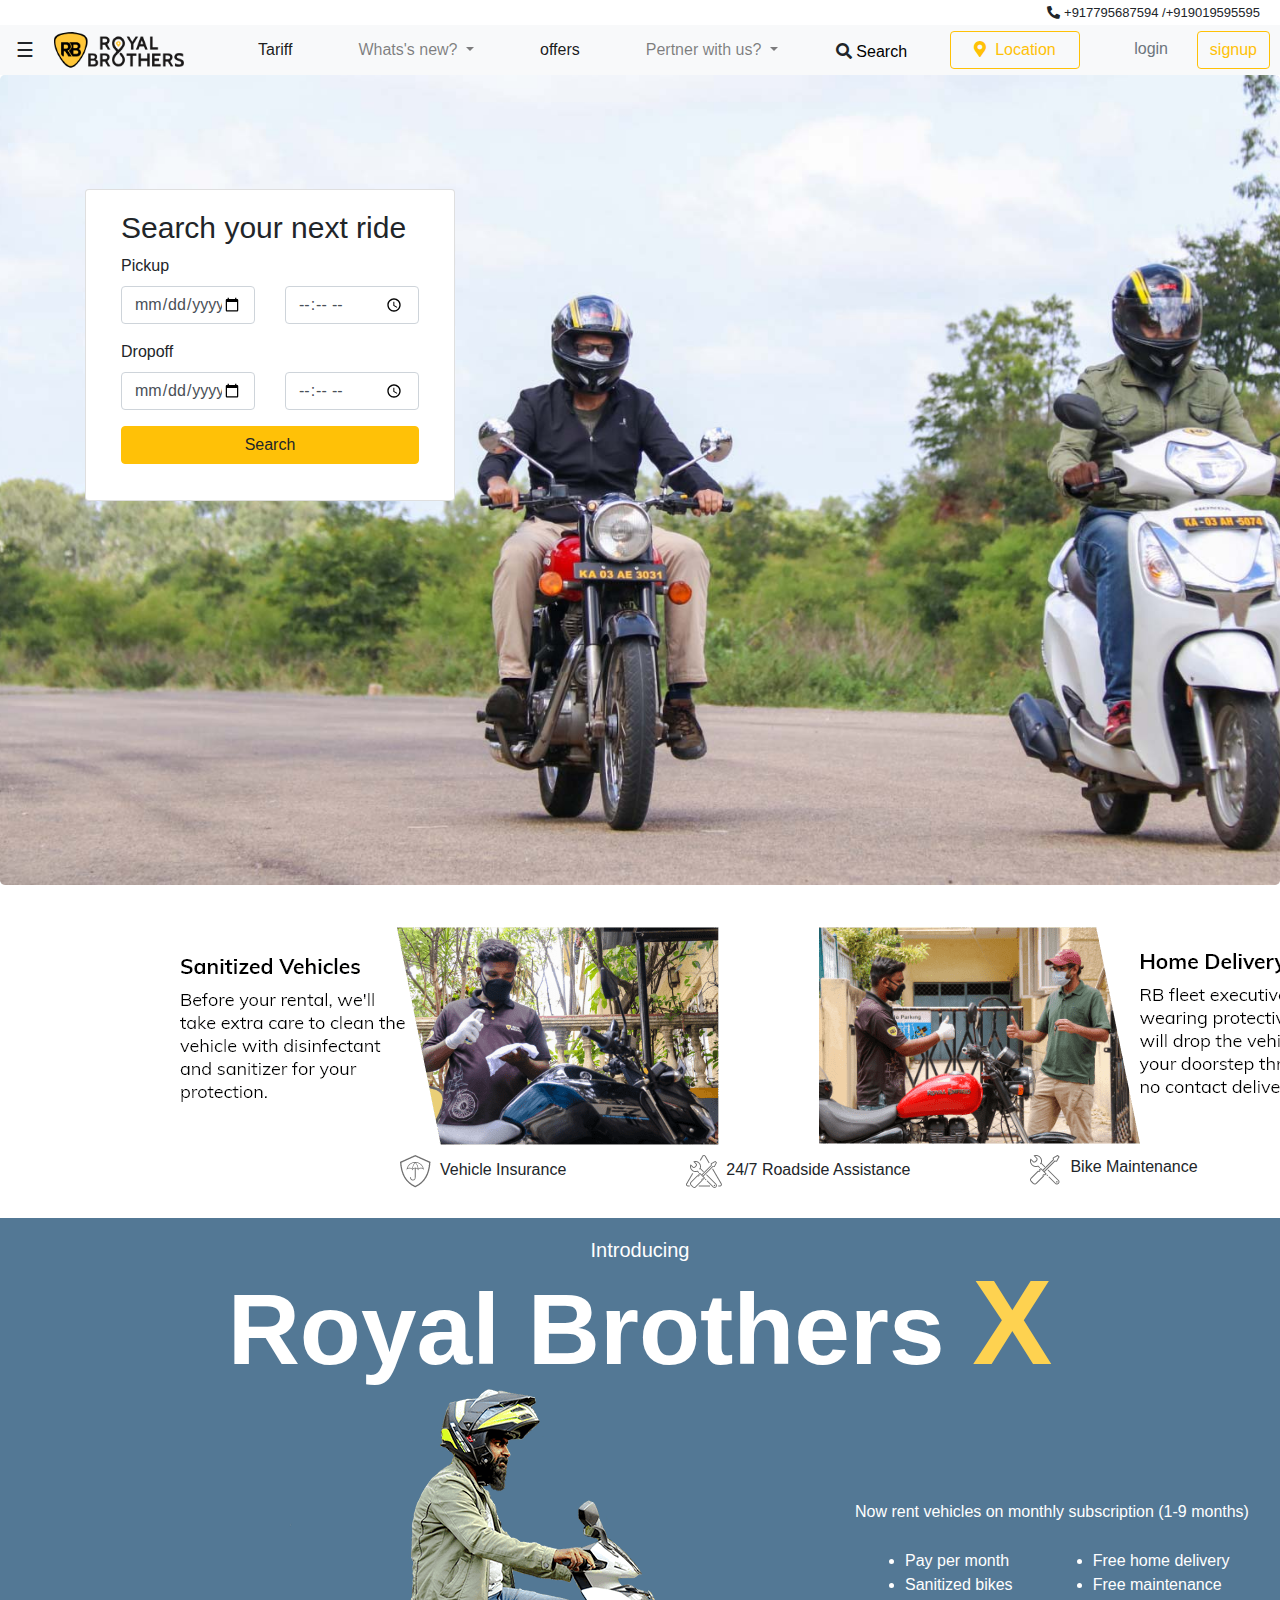
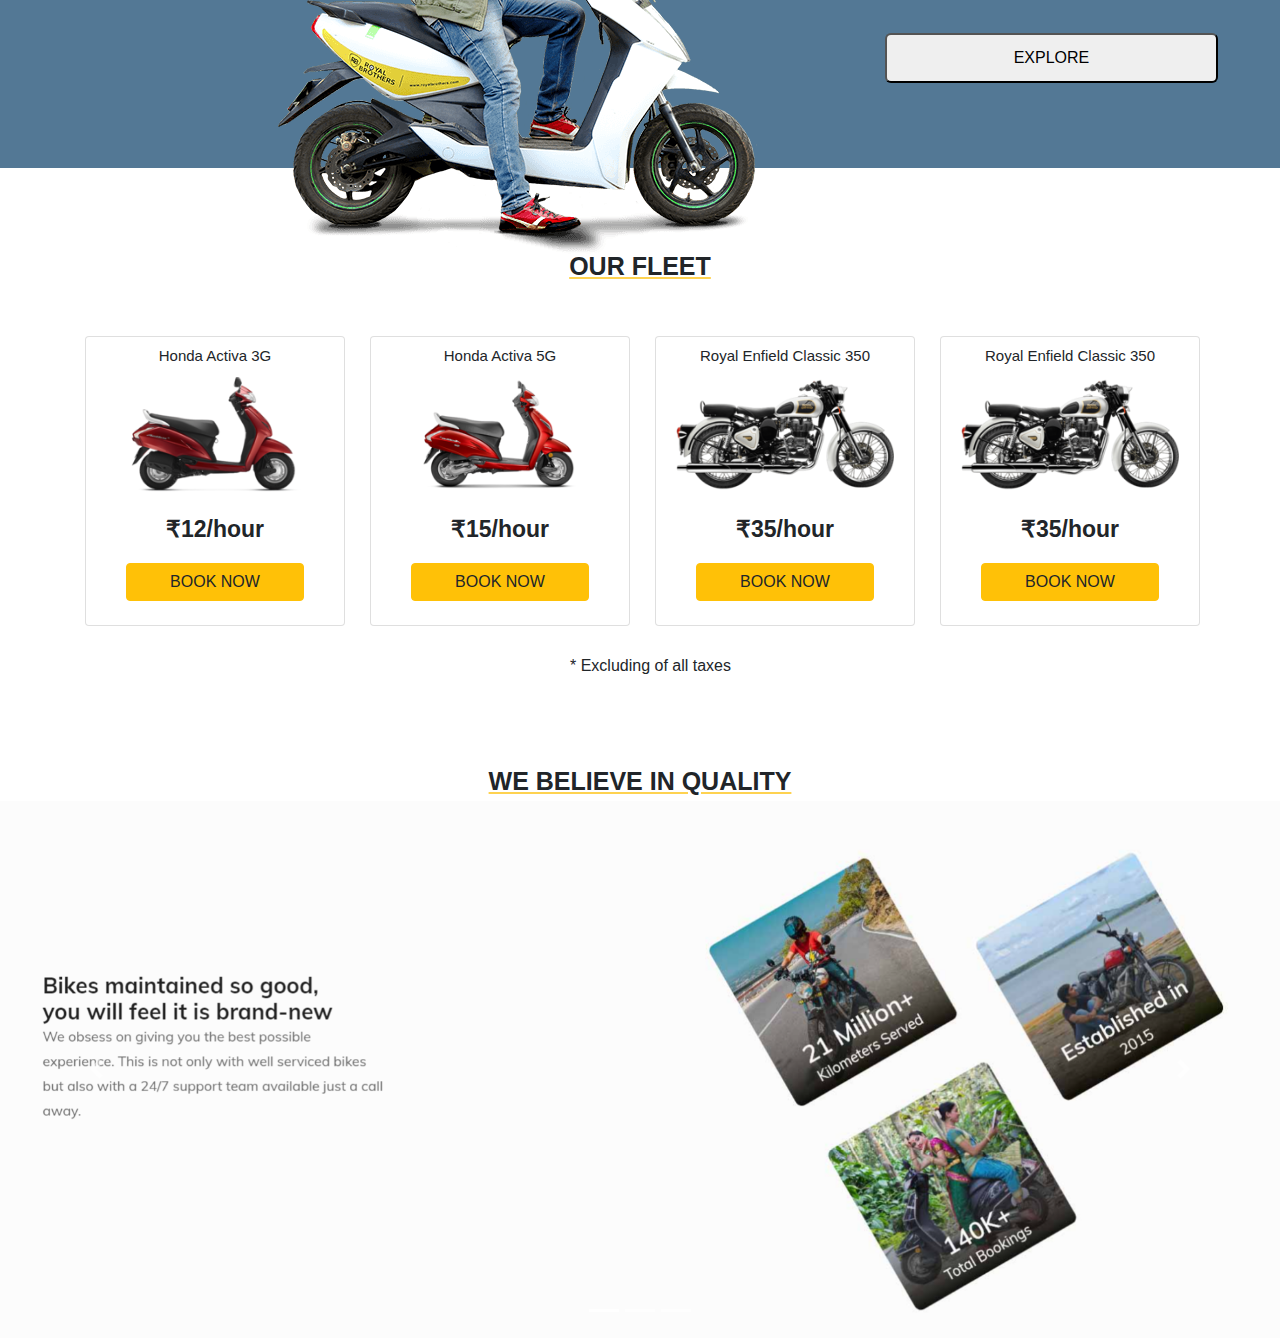
<file: index.html>
<!DOCTYPE html>
<html lang="en">
<head>
    <meta charset="UTF-8">
    <meta name="viewport" content="width=device-width, initial-scale=1.0">
    <title>Bike Rentals in Bangalore | Travel Safe with Sanitized Two Wheelers</title>
    <link rel="stylesheet" href="./css/style.css">
    <link rel="stylesheet" href="./bootstrap/bootstrap-4.5.3-dist/css/bootstrap.css">
    <link rel="stylesheet" href="https://pro.fontawesome.com/releases/v5.10.0/css/all.css">
    <link rel="shortcut icon" href="./images/favicon.png" type="image/x-icon">
</head>
<body>
    <section id="topBar">
        <article>
            <span><i class="fas fa-phone-alt"></i></span>
            <span>+917795687594</span>
            <span>/+919019595595</span>
        </article>
    </section>
    <!-------narbar compoment start here-->
    <nav class="navbar navbar-expand-lg navbar-light bg-light">
        <div id="mySidenav" class="sidenav">
            <a href="javascript:void(0)" class="closebtn" onclick="closeNav()">&times;</a>
            <a href="#">Tariff</a>
            <a href="#">RoyalBrothersX</a>
            <a href="#">Test Ride Arther 450X</a>
            <a href="#">Off Road Training</a>
            <a href="#">partner With us</a>
            <a href="#">Blog</a>
            <a href="#">Indian Bike Routes</a>
            <a href="#">Inter-city Travel</a>
            <a href="#">About Us</a>
            <a href="#">Terms & Conditions</a>
            <a href="#">Bike Tour</a>
            <a href="#">Pravicy Policy</a>
            <a href="#">FAQ</a>
            <a href="#">Reach Us</a>
        </div>
        <span style="font-size:20px;cursor:pointer" onclick="openNav()">&#9776; </span>
        <a class="navbar-brand" href="#"><img src="./images/logo.png" alt=""></a>
        <button class="navbar-toggler" type="button" data-toggle="collapse" data-target="#navbarSupportedContent"
            aria-controls="navbarSupportedContent" aria-expanded="false" aria-label="Toggle navigation">
            <span class="navbar-toggler-icon"></span>
        </button>   
        <div class="collapse navbar-collapse" id="navbarSupportedContent">
            <ul class="navbar-nav mr-auto">
                <li class="nav-item active">
                    <a class="nav-link" href="#">Tariff <span class="sr-only">(current)</span></a>
                </li>
                <li class="nav-item dropdown">
                    <a class="nav-link dropdown-toggle" href="#" id="navbarDropdown" role="button" data-toggle="dropdown"
                        aria-haspopup="true" aria-expanded="false">
                        Whats's new?
                    </a>
                    <div class="dropdown-menu" aria-labelledby="navbarDropdown">
                        <a class="dropdown-item" href="#">RoyalBrothersX</a>
                        <a class="dropdown-item" href="#">Test Ride Ather <br> 450X</a>
                        <a class="dropdown-item" href="#">Inter-city travel</a>
                    </div>
                </li>
            <li class="nav-item active">
                <a class="nav-link" href="#">offers <span class="sr-only">(current)</span></a>
            </li>
                <li class="nav-item dropdown">
                    <a class="nav-link dropdown-toggle" href="#" id="navbarDropdown" role="button" data-toggle="dropdown"
                        aria-haspopup="true" aria-expanded="false">
                        Pertner with us?
                    </a>
                    <div class="dropdown-menu" aria-labelledby="navbarDropdown">
                        <a class="dropdown-item" href="#">Earn with us</a>
                        <a class="dropdown-item" href="#">Own franchise</a>
                    </div>
                </li>
            <li class="searchicon">
                <i class="fas fa-search" id="icon"></i>
                <a href="" id="search">Search</a>
            </li>
            </ul>
        </div>
        <div id="rnav">
            <ul>    
            <button type="button" id="mybtn" class="btn btn-outline-warning" data-toggle="modal" data-target=".bd-example-modal-lg"><i class="fas fa-map-marker-alt"></i>&nbsp;&nbsp;Location</button>
            
            <div class="modal fade bd-example-modal-lg" tabindex="-1" role="dialog" aria-labelledby="myLargeModalLabel"
                aria-hidden="true">
                <div class="modal-dialog modal-lg">
                    <div class="modal-content">
                        <form>
                            <div class="top">
                                <div class="logo">
                                    <img src="./images/logo.png" alt="logo">
                                </div>
                                <h6 class="bikeRental">| Bike Rentals</h6>
                            </div>
                            <form class="search">
                                <input class="form-control me-2" type="search" placeholder="Search or type city to select" aria-label="Search">
                            </form>
                            <div class="row">
                                <div class="col-md-3 form-group">
                                    <a href="" class="icons"><img src="./images/Agra.jpg" alt="">
                                        <p>Agra</p>
                                    </a>
                                </div>
                                <div class="col-md-3 form-group">
                                    <a href="" class="icons"><img src="./images/Ahmedabad.jpg" alt="">
                                        <p>Ahmedabad</p>
                                    </a>
                                </div>
                                <div class="col-md-3 form-group">
                                    <a href="" class="icons"><img src="./images/Alleppy.jpg" alt="">
                                        <p>Alleppy</p>
                                    </a>
                                </div>
                                <div class="col-md-3 form-group">
                                    <a href="" class="icons"><img src="./images/Amritsar.jpg" alt="">
                                        <p>Amritsar</p>
                                    </a>
                                </div>
                                <div class="col-md-3 form-group">
                                    <a href="" class="icons"><img src="./images/Andaman.jpg" alt="">
                                        <p>Andaman <br>Nicobar</p>
                                    </a>
                                </div>
                                <div class="col-md-3 form-group">
                                    <a href="" class="icons"><img src="./images/Bangalore.jpg" alt="">
                                        <p>Bangalore</p>
                                    </a>
                                </div>
                                <div class="col-md-3 form-group">
                                    <a href="" class="icons"><img src="./images/Bankok.jpg" alt="">
                                        <p>Bangcock</p>
                                    </a>
                                </div>
                                <div class="col-md-3 form-group">
                                    <a href="" class="icons"><img src="./images/Belagaum.jpg" alt="">
                                        <p>belagi</p>
                                    </a>
                                </div>
                                <div class="col-md-3 form-group">
                                    <a href="" class="icons"><img src="./images/Bhubneswar.jpg" alt="">
                                        <p>Bhubaneswar</p>
                                    </a>
                                </div>
                                <div class="col-md-3 form-group">
                                    <a href="" class="icons"><img src="./images/Bhuj.jpg" alt="">
                                        <p>Bhuj</p>
                                    </a>
                                </div>
                                <div class="col-md-3 form-group">
                                    <a href="" class="icons"><img src="./images/Calicut-city-icon.jpg" alt="">
                                        <p>Calicut</p>
                                    </a>
                                </div>
                                <div class="col-md-3 form-group">
                                    <a href="" class="icons"><img src="./images/Chandigarh.jpg" alt="">
                                        <p>Chandigarh</p>
                                    </a>
                                </div>
                                <div class="col-md-3 form-group">
                                    <a href="" class="icons"><img src="./images/Chennai.jpg" alt="">
                                        <p>Chennai</p>
                                    </a>
                                </div>
                                <div class="col-md-3 form-group">
                                    <a href="" class="icons"><img src="./images/Chikmagalur.jpg" alt="">
                                        <p>Chikagalur</p>
                                    </a>
                                </div>
                                <div class="col-md-3 form-group">
                                    <a href="" class="icons"><img src="./images/Cochin.jpg" alt="">
                                        <p>Cochain</p>
                                    </a>
                                </div>
                                <div class="col-md-3 form-group">
                                    <a href="" class="icons"><img src="./images/Coimbatore.jpg" alt="">
                                        <p>Coimbatore</p>
                                    </a>
                                </div>
                                <div class="col-md-3 form-group">
                                    <a href="" class="icons"><img src="./images/Andaman.jpg" alt="">
                                        <p>Coorg- <br>Kushalnagar</p>
                                    </a>
                                </div>
                                <div class="col-md-3 form-group">
                                    <a href="" class="icons"><img src="./images/Coorg-Madikeri.jpg" alt="">
                                        <p>Coorg- <br>Madikeri</p>
                                    </a>
                                </div>
                                <div class="col-md-3 form-group">
                                    <a href="" class="icons"><img src="./images/Davangere.jpg" alt="">
                                        <p>Davanagere</p>
                                    </a>
                                </div>
                                <div class="col-md-3 form-group">
                                    <a href="" class="icons"><img src="./images/Delhi.jpg" alt="">
                                        <p>Delhi</p>
                                    </a>
                                </div>
                                <div class="col-md-3 form-group">
                                    <a href="" class="icons"><img src="./images/Dharmshala.jpg" alt="">
                                        <p>Dharamashala</p>
                                    </a>
                                </div>
                                <div class="col-md-3 form-group">
                                    <a href="" class="icons"><img src="./images/Ganpati-pule.jpg" alt="">
                                        <p>Ganapati <br>pule</p>
                                    </a>
                                </div>
                                <div class="col-md-3 form-group">
                                    <a href="" class="icons"><img src="./images/Gandhinagar.jpg" alt="">
                                        <p>Gandhinagar</p>
                                    </a>
                                </div>
                                <div class="col-md-3 form-group">
                                    <a href="" class="icons"><img src="./images/Goa.jpg" alt="">
                                        <p>Goa</p>
                                    </a>
                                </div>
                                <div class="col-md-3 form-group">
                                    <a href="" class="icons"><img src="./images/Guntur.jpg" alt="">
                                        <p>Guntur</p>
                                    </a>
                                </div>
                                <div class="col-md-3 form-group">
                                    <a href="" class="icons"><img src="./images/Gurugram.jpg" alt="">
                                        <p>gurugram</p>
                                    </a>
                                </div>
                                <div class="col-md-3 form-group">
                                    <a href="" class="icons"><img src="./images/Guwahati.jpg" alt="">
                                        <p>Guwahati</p>
                                    </a>
                                </div>
                                <div class="col-md-3 form-group">
                                    <a href="" class="icons"><img src="./images/Hubli.jpg" alt="">
                                        <p>Hubli- <br>Dharwad</p>
                                    </a>
                                </div>
                                <div class="col-md-3 form-group">
                                    <a href="" class="icons"><img src="./images/Hyderabad.jpg" alt="">
                                        <p>Hyderabad</p>
                                    </a>
                                </div>
                                <div class="col-md-3 form-group">
                                    <a href="" class="icons"><img src="./images/Indore.jpg" alt="">
                                        <p>Indore</p>
                                    </a>
                                </div>
                                <div class="col-md-3 form-group">
                                    <a href="" class="icons"><img src="./images/Jaipur.jpg" alt="">
                                        <p>jaipur</p>
                                    </a>
                                </div>
                                <div class="col-md-3 form-group">
                                    <a href="" class="icons"><img src="./images/Jaisalmer.jpg" alt="">
                                        <p>Jaisalmer</p>
                                    </a>
                                </div>
                                <div class="col-md-3 form-group">
                                    <a href="" class="icons"><img src="./images/Jodhpur.jpg" alt="">
                                        <p>Jodhpur</p>
                                    </a>
                                </div>
                                <div class="col-md-3 form-group">
                                    <a href="" class="icons"><img src="./images/Kathmandu.jpg" alt="">
                                        <p>Kathmandu</p>
                                    </a>
                                </div>
                                <div class="col-md-3 form-group">
                                    <a href="" class="icons"><img src="./images/Kolkata.jpg" alt="">
                                        <p>kolkata</p>
                                    </a>
                                </div>
                                <div class="col-md-3 form-group">
                                    <a href="" class="icons"><img src="./images/Konark.jpg" alt="">
                                        <p>Konark</p>
                                    </a>
                                </div>
                                <div class="col-md-3 form-group">
                                    <a href="" class="icons"><img src="./images/Lucknow.jpg" alt="">
                                        <p>Lucknow</p>
                                    </a>
                                </div>
                                <div class="col-md-3 form-group">
                                    <a href="" class="icons"><img src="./images/Manali.jpg" alt="">
                                        <p>Manali</p>
                                    </a>
                                </div>
                                <div class="col-md-3 form-group">
                                    <a href="" class="icons"><img src="./images/Mangalore.jpg" alt="">
                                        <p>Mangalore</p>
                                    </a>
                                </div>
                                <div class="col-md-3 form-group">
                                    <a href="" class="icons"><img src="./images/Mohali.jpg" alt="">
                                        <p>Mohali</p>
                                    </a>
                                </div>
                                <div class="col-md-3 form-group">
                                    <a href="" class="icons"><img src="./images/Mount-abu.jpg" alt="">
                                        <p>Mount Abu</p>
                                    </a>
                                </div>
                                <div class="col-md-3 form-group">
                                    <a href="" class="icons"><img src="./images/Mumbai.jpg" alt="">
                                        <p>Mumbai</p>
                                    </a>
                                </div>
                                <div class="col-md-3 form-group">
                                    <a href="" class="icons"><img src="./images/Mysore.jpg" alt="">
                                        <p>Mysore</p>
                                    </a>
                                </div>
                                <div class="col-md-3 form-group">
                                    <a href="" class="icons"><img src="./images/Nashik.jpg" alt="">
                                        <p>Nashik</p>
                                    </a>
                                </div>
                                <div class="col-md-3 form-group">
                                    <a href="" class="icons"><img src="./images/Ooty.jpg" alt="">
                                        <p>Ooty</p>
                                    </a>
                                </div>
                                <div class="col-md-3 form-group">
                                    <a href="" class="icons"><img src="./images/Patayya.jpg" alt="">
                                        <p>Pattaya</p>
                                    </a>
                                </div>
                                <div class="col-md-3 form-group">
                                    <a href="" class="icons"><img src="./images/Phuket.jpg" alt="">
                                        <p>phuket</p>
                                    </a>
                                </div>
                                <div class="col-md-3 form-group">
                                    <a href="" class="icons"><img src="./images/Pondicherry.jpg" alt="">
                                        <p>Pondicherry</p>
                                    </a>
                                </div>
                                <div class="col-md-3 form-group">
                                    <a href="" class="icons"><img src="./images/Pune.jpg" alt="">
                                        <p>Pune</p>
                                    </a>
                                </div>
                                <div class="col-md-3 form-group">
                                    <a href="" class="icons"><img src="./images/Puri.jpg" alt="">
                                        <p>Puri</p>
                                    </a>
                                </div>
                                <div class="col-md-3 form-group">
                                    <a href="" class="icons"><img src="./images/Ranchi.jpg" alt="">
                                        <p>Ranchi</p>
                                    </a>
                                </div>
                                <div class="col-md-3 form-group">
                                    <a href="" class="icons"><img src="./images/RIshikesh.jpg" alt="">
                                        <p>Rishikesh</p>
                                    </a>
                                </div>
                                <div class="col-md-3 form-group">
                                    <a href="" class="icons"><img src="./images/Sakleshpur.jpg" alt="">
                                        <p>Sakleshpur</p>
                                    </a>
                                </div>
                                <div class="col-md-3 form-group">
                                    <a href="" class="icons"><img src="./images/Siliguri.jpg" alt="">
                                        <p>Siliguri</p>
                                    </a>
                                </div>
                                <div class="col-md-3 form-group">
                                    <a href="" class="icons"><img src="./images/Srinagar.jpg" alt="">
                                        <p>Srinagar</p>
                                    </a>
                                </div>
                                <div class="col-md-3 form-group">
                                    <a href="" class="icons"><img src="./images/Surat.jpg" alt="">
                                        <p>Surat</p>
                                    </a>
                                </div>
                                <div class="col-md-3 form-group">
                                    <a href="" class="icons"><img src="./images/Tirupati1.jpg" alt="">
                                        <p>Tirupati</p>
                                    </a>
                                </div>
                                <div class="col-md-3 form-group">
                                    <a href="" class="icons"><img src="./images/Trivandrum.jpg" alt="">
                                        <p>Trivanduram</p>
                                    </a>
                                </div>
                                <div class="col-md-3 form-group">
                                    <a href="" class="icons"><img src="./images/Udaipur.jpg" alt="">
                                        <p>Udaipur</p>
                                    </a>
                                </div>
                                <div class="col-md-3 form-group">
                                    <a href="" class="icons"><img src="./images/Udupi-manipal.jpg" alt="">
                                        <p>Udupi- <br>manipal</p>
                                    </a>
                                </div>
                                <div class="col-md-3 form-group">
                                    <a href="" class="icons"><img src="./images/Vijaywada.jpg" alt="">
                                        <p>Vijayawada</p>
                                    </a>
                                </div>
                                <div class="col-md-3 form-group">
                                    <a href="" class="icons"><img src="./images/Vizag.jpg" alt="">
                                        <p>Vizag</p>
                                    </a>
                                </div>
                                <div class="col-md-3 form-group">
                                    <a href="" class="icons"><img src="./images/Wayanad.jpg" alt="">
                                        <p>Wayanad</p>
                                    </a>
                                </div>
                            </div>
                        </form>
                    </div>
                </div>
            </div>
                     
                <br>
                <li>
                    <button type="button" class="btn btn-outline-secondary" id="login">login</button>
                </li>
                <li>
                    <button type="button" class="btn btn-outline-warning" id="signup">signup</button>
                </li>
            </ul>
        </div>
    </nav>
    <!-------narbar compoment end here-->

    <!-------slider block start here-->
    <section id="sliderBlock">
        <article class="jumbotron">
            <main class="container">
            <div class="formBlock card col-md-4">
                <form class="card-body">
                    <h2>Search your next ride</h2>
                    <div class="form-group">
                        <label for="Pickup">Pickup</label>
                        <div class="row">
                            <div class="col-6">
                                <input class="form-control" type="date" name="pickupdate" id="pickupdate" placeholder="Date">   
                            </div>
                            <div class="col-6">
                                <input class="form-control" type="time" name="picktime" id="picktime" placeholder="Time">
                            </div>
                        </div>
                        
                    </div>
                    <div class="form-group">
                        <label for="dropoff">Dropoff</label>
                        <div class="row">
                            <div class="col-6">
                                <input class="form-control" type="date" name="pickupdate" id="pickupdate" placeholder="Date">
                            </div>
                            <div class="col-6">
                                <input class="form-control" type="time" name="picktime" id="picktime" placeholder="Time">
                            </div>
                        </div>                         
                    </div>
                    <div class="form-group">
                        <button class="btn btn-warning custom_button btn-block">Search</button>
                    </div>
                </form>
            </div>
            </main>
        </article>
    </section>
    <!-------slider block end here-->
    <section class="santized">
        <article>
            <div class="bikes">
                <div class="bike1">
                    <img src="./images/fz bike.png" alt="fz">
                </div>
                <div class="bike2">
                    <img src="./images/royal bike.png" alt="">
                </div>
            </div>
            <div class="tools">
                <div class="umber">
                    <img src="./images/umber.png" alt="">
                    <p>Vehicle Insurance</p>
                </div>
                <div class="triangle">
                    <img src="./images/tools.png" alt="">
                    <p>24/7 Roadside Assistance</p>
                </div>
                <div class="spaner">
                    <img src="./images/tool.png" alt="">
                    <p>Bike Maintenance</p>
                </div>
            </div>
        </article>
    </section>
    <!---------intoducing page start here-->
    <section class="introduce">
        <article>
           <div>
               <h5>Introducing</h5>
               <h1>Royal Brothers <span class="big">X</span></h1>
           </div>
           <div class="rent">
            <div class="bike">
                <img src="./images/bike.png" alt="">
            </div>
            <div class="information">
                <h6>Now rent vehicles on monthly subscription (1-9 months)</h6>
                <div class="amount">
                    <ul class="month">
                        <li>Pay per month</li>
                        <li>Sanitized bikes</li>
                    </ul>
                    <ul class="home">
                        <li>Free home delivery</li>
                        <li>Free maintenance</li>
                    </ul>
                </div>
                <button class="Explorebuttton btn-white">EXPLORE</button>
            </div>
           </div>
        </article>
    </section>
    <!---------intoducing page end here-->

    <!----------bike rent start here-->
    <div class="our">
        <b>OUR FLEET</b>
    </div>
    <section class="container my-10">
        <article class="row">
            <div class="col-md-3">
                <div class="card">
                    <h2 class="card-title">Honda Activa 3G</h2>
                    <img src="./images/bike1.png" alt="" class="card-img-top">
                    <!----------card body-->
                    <div class="card-body">                 
                        <p class="card-text">₹12/hour</p>
                        <button class="btn btn-warning my-1 custom_button btn-block">BOOK NOW</button>
                    </div>
                </div>
            </div>
            <div class="col-md-3">
                <div class="card">
                    <h2 class="card-title">Honda Activa 5G</h2>
                    <img src="./images/bike2.png" alt="" class="card-img-top">
                    <!----------card body-->
                    <div class="card-body">                 
                        <p class="card-text">₹15/hour</p>
                        <button class="btn btn-warning my-1 custom_button btn-block">BOOK NOW</button>
                    </div>
                </div>
            </div>
            <div class="col-md-3">
                <div class="card">
                    <h2 class="card-title">Royal Enfield Classic 350</h2>
                    <img src="./images/bike3.png" alt="" class="card-img-top">
                    <!----------card body-->
                    <div class="card-body">                 
                        <p class="card-text">₹35/hour</p>
                        <button class="btn btn-warning my-1 custom_button btn-block">BOOK NOW</button>
                    </div>
                </div>
            </div>
            <div class="col-md-3">
                <div class="card">
                    <h2 class="card-title">Royal Enfield Classic 350</h2>
                    <img src="./images/bike3.png" alt="" class="card-img-top">
                    <!----------card body-->
                    <div class="card-body">         
                        <p class="card-text">₹35/hour</p>
                        <button class="btn btn-warning my-1 custom_button btn-block">BOOK NOW</button>
                    </div>
                </div>
            </div>
            <h6 class="tax">* Excluding of all taxes</h6>
        </article>
    </section>
    <!----------bike rent start here-->

    <!---------slider part start here-->
    <div class="quality">
        WE BELIEVE IN QUALITY
    </div>
<div id="demo" class="carousel slide" data-ride="carousel">

    <!-- Indicators -->
    <ul class="carousel-indicators">
        <li data-target="#demo" data-slide-to="0" class="active"></li>
        <li data-target="#demo" data-slide-to="1"></li>
        <li data-target="#demo" data-slide-to="2"></li>
    </ul>

    <!-- The slideshow -->
    <div class="carousel-inner">
        <div class="carousel-item active">
            <img src="./images/slider1.png" alt="Los Angeles" width="1100" height="500">
        </div>
        <div class="carousel-item">
            <img src="./images/slider2.png" alt="Chicago" width="1100" height="500">
        </div>
        <div class="carousel-item">
            <img src="./images/slider3.png" alt="New York" width="1100" height="500">
        </div>
    </div>

    <!-- Left and right controls -->
    <a class="carousel-control-prev" href="#demo" data-slide="prev">
        <span class="carousel-control-prev-icon"></span>
    </a>
    <a class="carousel-control-next" href="#demo" data-slide="next">
        <span class="carousel-control-next-icon"></span>
    </a>
</div>
    <!---------slider part start here-->
   
    <script src="./jquery/jquery-3.5.1.min.js"></script>
    <script src="./bootstrap/bootstrap-4.5.3-dist/js/bootstrap.js"></script>
    <script src="./royal.js"></script>
</body>
</html>
</file>
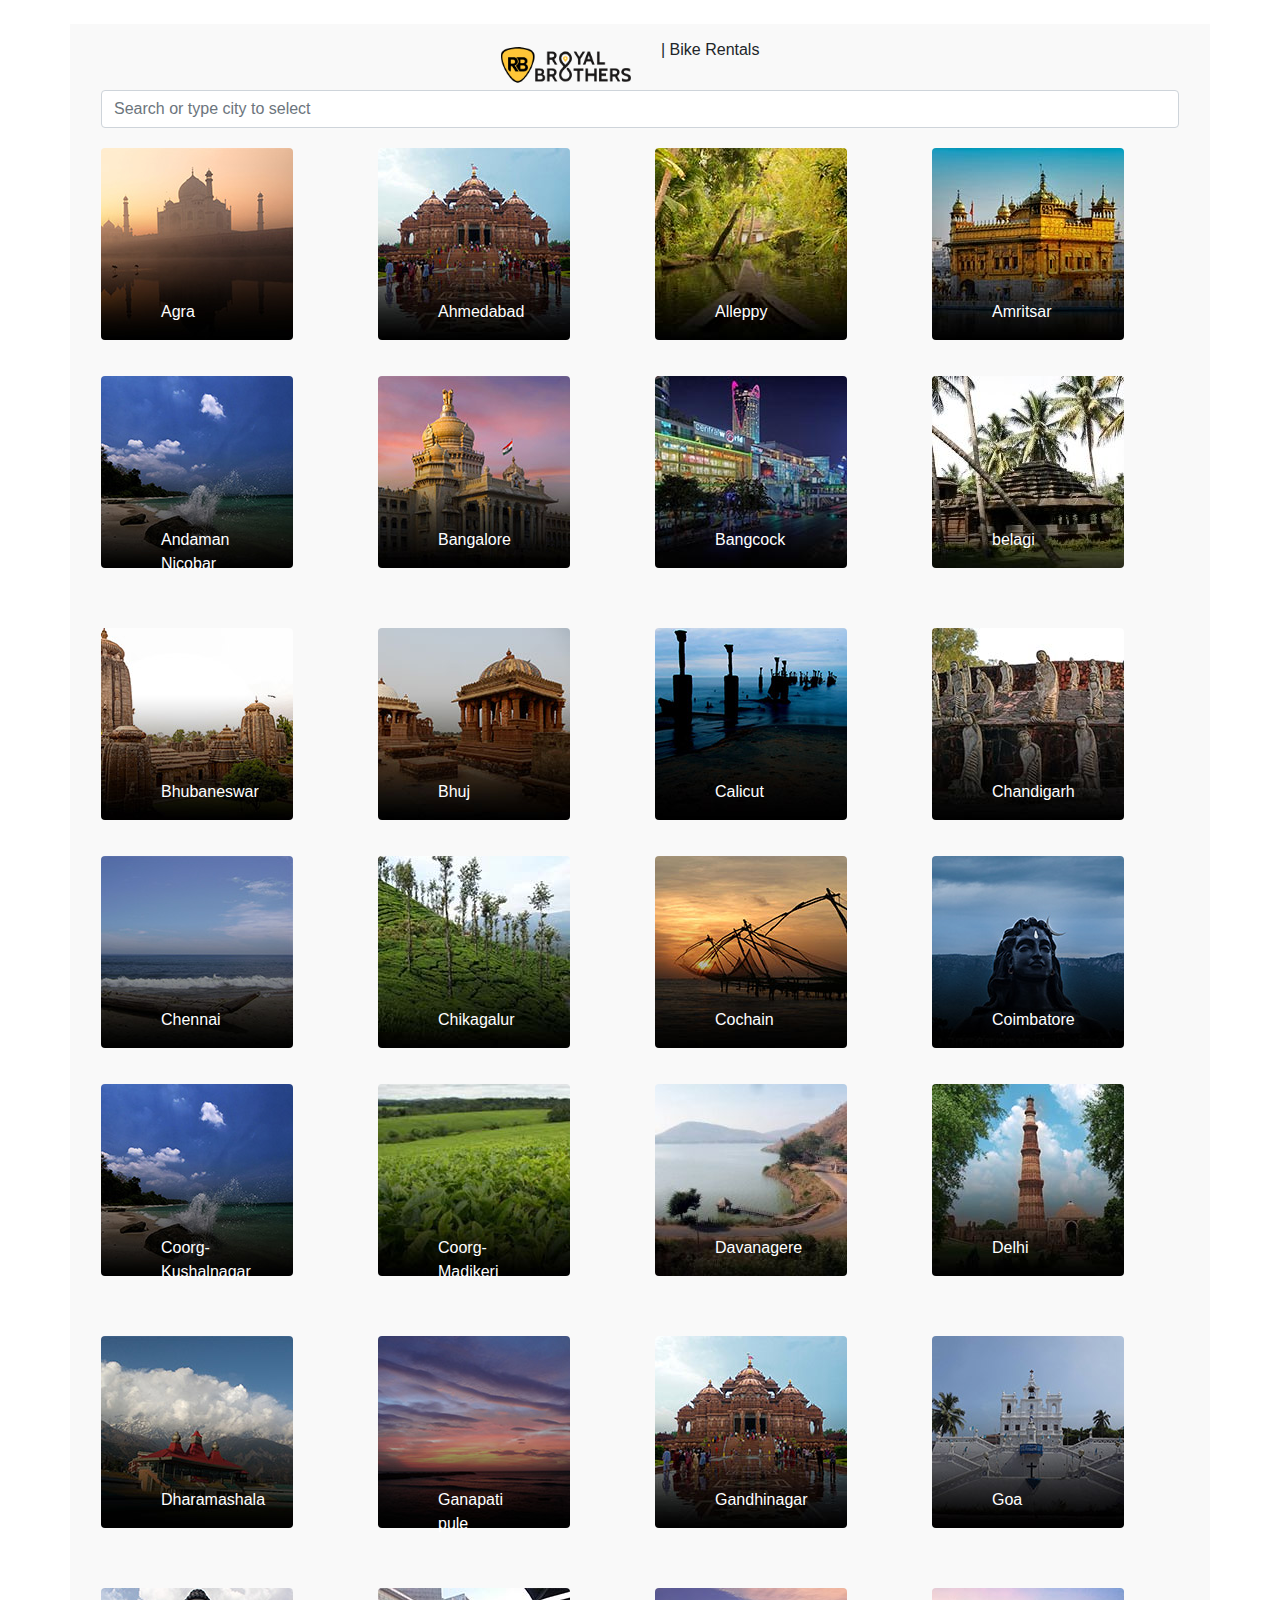
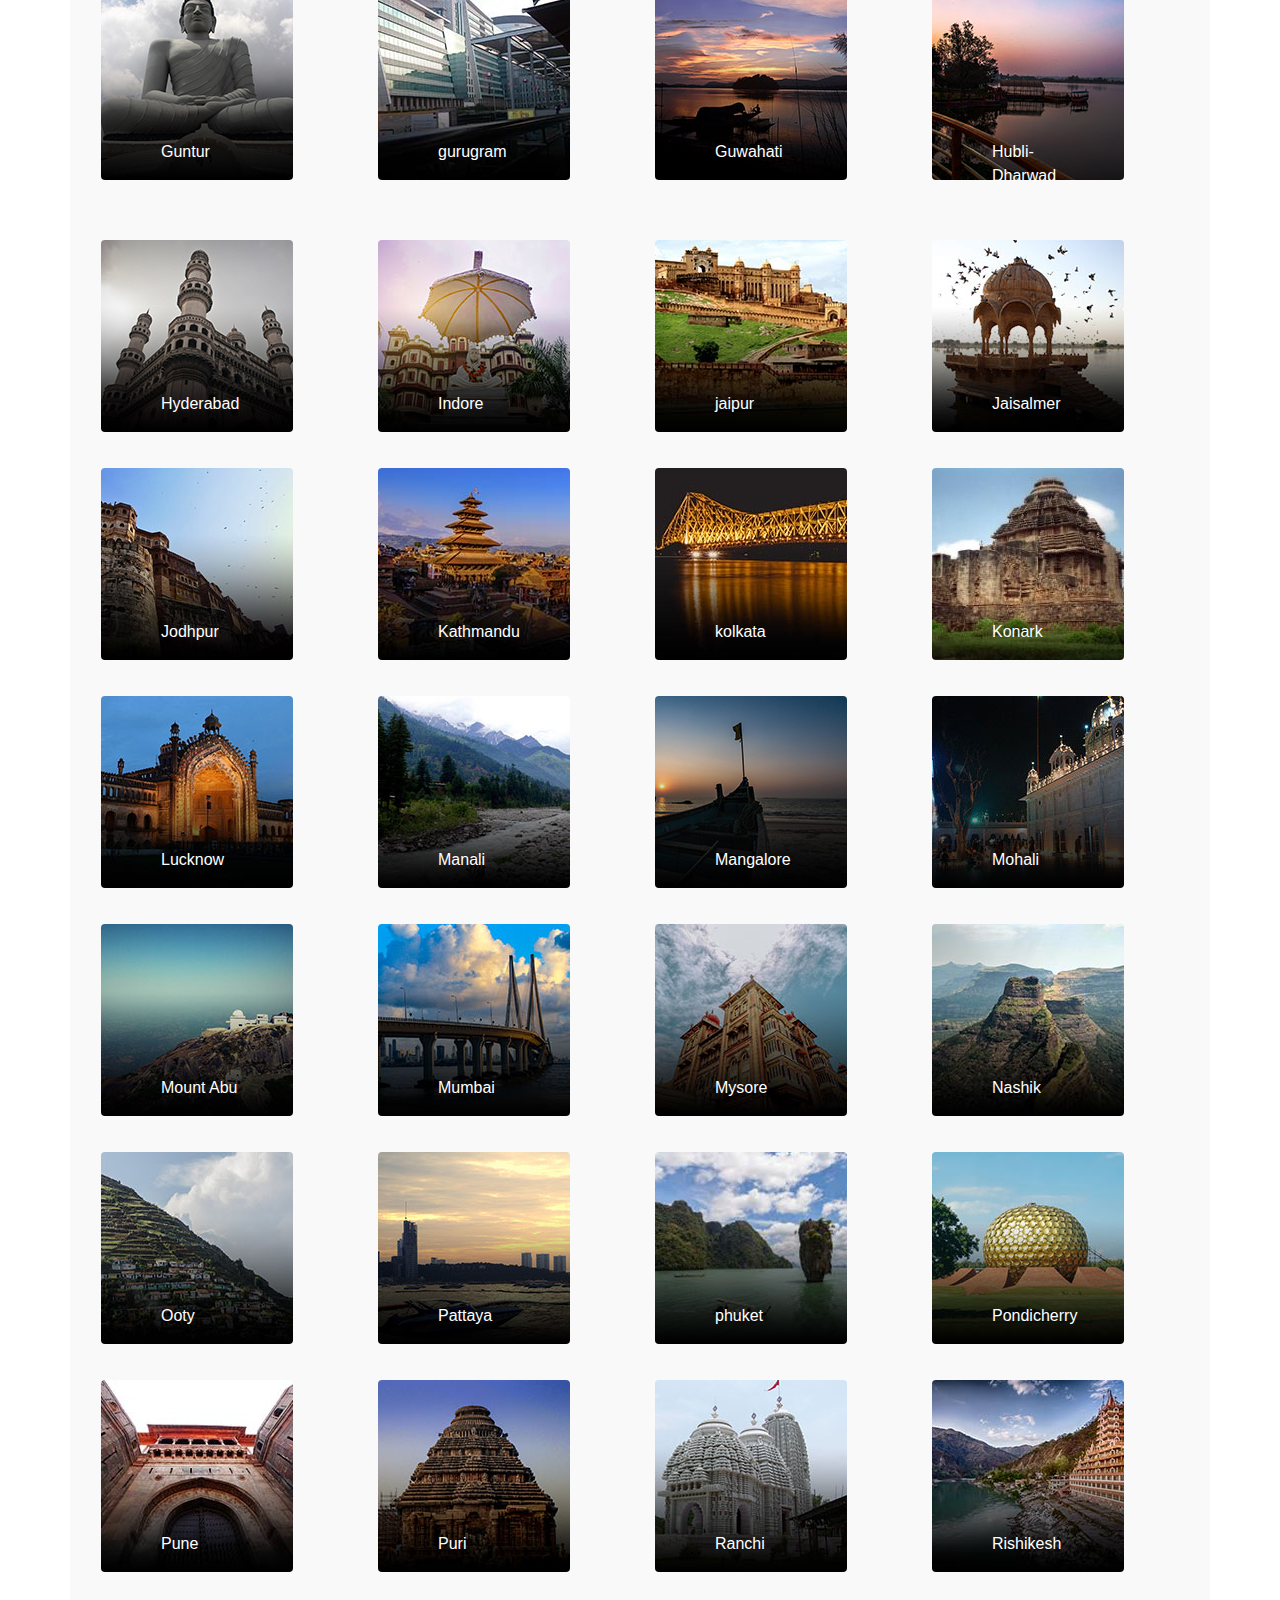
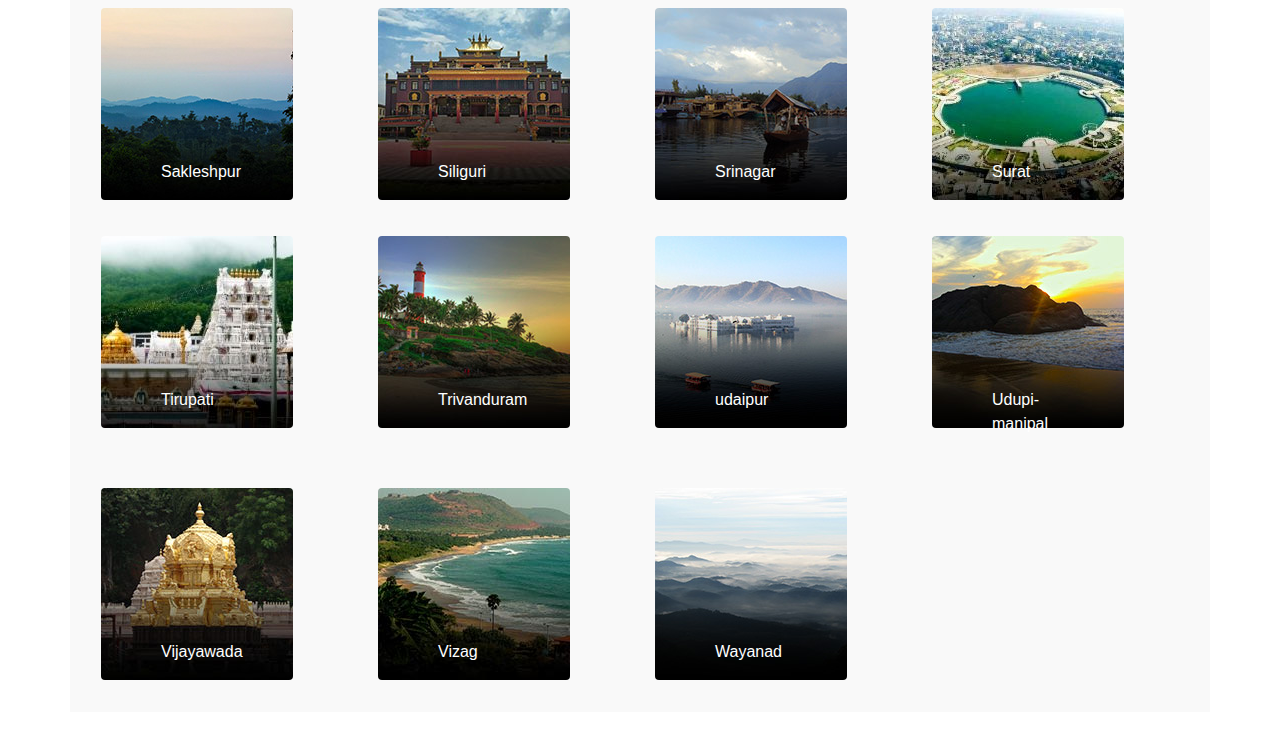
<file: popup.html>
<!DOCTYPE html>
<html lang="en">
<head>
    <meta charset="UTF-8">
    <meta name="viewport" content="width=device-width, initial-scale=1.0">
    <title>Bike Rentals in Bangalore | Travel Safe with Sanitized Two Wheelers</title>
    <link rel="stylesheet" href="./css/popup.css">
    <link rel="stylesheet" href="./bootstrap/bootstrap-4.5.3-dist/css/bootstrap.css">
</head>
<body>
    <section class="container my-4">
        <article class="p-3">
            <form>
                <div class="top">
                    <div class="logo">
                        <img src="./images/logo.png" alt="logo">
                    </div>
                    <h6>| Bike Rentals</h6>
                </div>
                <form class="search">
                    <input class="form-control me-2" type="search" placeholder="Search or type city to select" aria-label="Search">
                </form>
                <div class="row">
                    <div class="col-md-3 form-group">
                       <a href="" class="icons"><img src="./images/Agra.jpg" alt="">
                        <p>Agra</p></a>
                    </div>
                    <div class="col-md-3 form-group">
                    <a href="" class="icons"><img src="./images/Ahmedabad.jpg" alt="">
                        <p >Ahmedabad</p>
                    </a>
                    </div>
                    <div class="col-md-3 form-group">
                        <a href="" class="icons"><img src="./images/Alleppy.jpg" alt="">
                            <p >Alleppy</p>
                        </a>
                    </div>
                    <div class="col-md-3 form-group">
                        <a href="" class="icons"><img src="./images/Amritsar.jpg" alt="">
                            <p >Amritsar</p>
                        </a>
                    </div>
                    <div class="col-md-3 form-group">
                        <a href="" class="icons"><img src="./images/Andaman.jpg" alt="">
                            <p>Andaman <br>Nicobar</p>
                        </a>
                    </div>
                    <div class="col-md-3 form-group">
                        <a href="" class="icons"><img src="./images/Bangalore.jpg" alt="">
                            <p>Bangalore</p>
                        </a>
                    </div>
                    <div class="col-md-3 form-group">
                        <a href="" class="icons"><img src="./images/Bankok.jpg" alt="">
                            <p>Bangcock</p>
                        </a>
                    </div>
                    <div class="col-md-3 form-group">
                        <a href="" class="icons"><img src="./images/Belagaum.jpg" alt="">
                            <p>belagi</p>
                        </a>
                    </div>
                    <div class="col-md-3 form-group">
                        <a href="" class="icons"><img src="./images/Bhubneswar.jpg" alt="">
                            <p>Bhubaneswar</p>
                        </a>
                    </div>
                    <div class="col-md-3 form-group">
                        <a href="" class="icons"><img src="./images/Bhuj.jpg" alt="">
                            <p>Bhuj</p>
                        </a>
                    </div>
                    <div class="col-md-3 form-group">
                        <a href="" class="icons"><img src="./images/Calicut-city-icon.jpg" alt="">
                            <p>Calicut</p>
                        </a>
                    </div>
                    <div class="col-md-3 form-group">
                        <a href="" class="icons"><img src="./images/Chandigarh.jpg" alt="">
                            <p>Chandigarh</p>
                        </a>
                    </div>
                    <div class="col-md-3 form-group">
                        <a href="" class="icons"><img src="./images/Chennai.jpg" alt="">
                            <p>Chennai</p>
                        </a>
                    </div>
                    <div class="col-md-3 form-group">
                        <a href="" class="icons"><img src="./images/Chikmagalur.jpg" alt="">
                            <p>Chikagalur</p>
                        </a>
                    </div>
                    <div class="col-md-3 form-group">
                        <a href="" class="icons"><img src="./images/Cochin.jpg" alt="">
                            <p>Cochain</p>
                        </a>
                    </div>
                    <div class="col-md-3 form-group">
                        <a href="" class="icons"><img src="./images/Coimbatore.jpg" alt="">
                            <p>Coimbatore</p>
                        </a>
                    </div>
                    <div class="col-md-3 form-group">
                        <a href="" class="icons"><img src="./images/Andaman.jpg" alt="">
                            <p>Coorg- <br>Kushalnagar</p>
                        </a>
                    </div>
                    <div class="col-md-3 form-group">
                        <a href="" class="icons"><img src="./images/Coorg-Madikeri.jpg" alt="">
                            <p>Coorg- <br>Madikeri</p>
                        </a>
                    </div>
                    <div class="col-md-3 form-group">
                        <a href="" class="icons"><img src="./images/Davangere.jpg" alt="">
                            <p>Davanagere</p>
                        </a>
                    </div>
                    <div class="col-md-3 form-group">
                        <a href="" class="icons"><img src="./images/Delhi.jpg" alt="">
                            <p>Delhi</p>
                        </a>
                    </div>
                    <div class="col-md-3 form-group">
                        <a href="" class="icons"><img src="./images/Dharmshala.jpg" alt="">
                            <p>Dharamashala</p>
                        </a>
                    </div>
                    <div class="col-md-3 form-group">
                        <a href="" class="icons"><img src="./images/Ganpati-pule.jpg" alt="">
                            <p>Ganapati <br>pule</p>
                        </a>
                    </div>
                    <div class="col-md-3 form-group">
                        <a href="" class="icons"><img src="./images/Gandhinagar.jpg" alt="">
                            <p>Gandhinagar</p>
                        </a>
                    </div>
                    <div class="col-md-3 form-group">
                        <a href="" class="icons"><img src="./images/Goa.jpg" alt="">
                            <p>Goa</p>
                        </a>
                    </div>
                    <div class="col-md-3 form-group">
                        <a href="" class="icons"><img src="./images/Guntur.jpg" alt="">
                            <p>Guntur</p>
                        </a>
                    </div>
                    <div class="col-md-3 form-group">
                        <a href="" class="icons"><img src="./images/Gurugram.jpg" alt="">
                            <p>gurugram</p>
                        </a>
                    </div>
                    <div class="col-md-3 form-group">
                        <a href="" class="icons"><img src="./images/Guwahati.jpg" alt="">
                            <p>Guwahati</p>
                        </a>
                    </div>
                    <div class="col-md-3 form-group">
                        <a href="" class="icons"><img src="./images/Hubli.jpg" alt="">
                            <p>Hubli- <br>Dharwad</p>
                        </a>
                    </div>
                    <div class="col-md-3 form-group">
                        <a href="" class="icons"><img src="./images/Hyderabad.jpg" alt="">
                            <p>Hyderabad</p>
                        </a>
                    </div>
                    <div class="col-md-3 form-group">
                        <a href="" class="icons"><img src="./images/Indore.jpg" alt="">
                            <p>Indore</p>
                        </a>
                    </div>
                    <div class="col-md-3 form-group">
                        <a href="" class="icons"><img src="./images/Jaipur.jpg" alt="">
                            <p>jaipur</p>
                        </a>
                    </div>
                    <div class="col-md-3 form-group">
                        <a href="" class="icons"><img src="./images/Jaisalmer.jpg" alt="">
                            <p>Jaisalmer</p>
                        </a>
                    </div>
                    <div class="col-md-3 form-group">
                        <a href="" class="icons"><img src="./images/Jodhpur.jpg" alt="">
                            <p>Jodhpur</p>
                        </a>
                    </div>
                    <div class="col-md-3 form-group">
                        <a href="" class="icons"><img src="./images/Kathmandu.jpg" alt="">
                            <p>Kathmandu</p>
                        </a>
                    </div>
                    <div class="col-md-3 form-group">
                        <a href="" class="icons"><img src="./images/Kolkata.jpg" alt="">
                            <p>kolkata</p>
                        </a>
                    </div>
                    <div class="col-md-3 form-group">
                        <a href="" class="icons"><img src="./images/Konark.jpg" alt="">
                            <p>Konark</p>
                        </a>
                    </div>
                    <div class="col-md-3 form-group">
                        <a href="" class="icons"><img src="./images/Lucknow.jpg" alt="">
                            <p>Lucknow</p>
                        </a>
                    </div>
                    <div class="col-md-3 form-group">
                        <a href="" class="icons"><img src="./images/Manali.jpg" alt="">
                            <p>Manali</p>
                        </a>
                    </div>
                    <div class="col-md-3 form-group">
                        <a href="" class="icons"><img src="./images/Mangalore.jpg" alt="">
                            <p>Mangalore</p>
                        </a>
                    </div>
                    <div class="col-md-3 form-group">
                        <a href="" class="icons"><img src="./images/Mohali.jpg" alt="">
                            <p>Mohali</p>
                        </a>
                    </div>
                    <div class="col-md-3 form-group">
                        <a href="" class="icons"><img src="./images/Mount-abu.jpg" alt="">
                            <p>Mount Abu</p>
                        </a>
                    </div>
                    <div class="col-md-3 form-group">
                        <a href="" class="icons"><img src="./images/Mumbai.jpg" alt="">
                            <p>Mumbai</p>
                        </a>
                    </div>
                    <div class="col-md-3 form-group">
                        <a href="" class="icons"><img src="./images/Mysore.jpg" alt="">
                            <p>Mysore</p>
                        </a>
                    </div>
                    <div class="col-md-3 form-group">
                        <a href="" class="icons"><img src="./images/Nashik.jpg" alt="">
                            <p>Nashik</p>
                        </a>
                    </div>
                    <div class="col-md-3 form-group">
                        <a href="" class="icons"><img src="./images/Ooty.jpg" alt="">
                            <p>Ooty</p>
                        </a>
                    </div>
                    <div class="col-md-3 form-group">
                        <a href="" class="icons"><img src="./images/Patayya.jpg" alt="">
                            <p>Pattaya</p>
                        </a>
                    </div>
                    <div class="col-md-3 form-group">
                        <a href="" class="icons"><img src="./images/Phuket.jpg" alt="">
                            <p>phuket</p>
                        </a>
                    </div>
                    <div class="col-md-3 form-group">
                        <a href="" class="icons"><img src="./images/Pondicherry.jpg" alt="">
                            <p>Pondicherry</p>
                        </a>
                    </div>
                    <div class="col-md-3 form-group">
                        <a href="" class="icons"><img src="./images/Pune.jpg" alt="">
                            <p>Pune</p>
                        </a>
                    </div>
                    <div class="col-md-3 form-group">
                        <a href="" class="icons"><img src="./images/Puri.jpg" alt="">
                            <p>Puri</p>
                        </a>
                    </div>
                    <div class="col-md-3 form-group">
                        <a href="" class="icons"><img src="./images/Ranchi.jpg" alt="">
                            <p>Ranchi</p>
                        </a>
                    </div>
                    <div class="col-md-3 form-group">
                        <a href="" class="icons"><img src="./images/RIshikesh.jpg" alt="">
                            <p>Rishikesh</p>
                        </a>
                    </div>
                    <div class="col-md-3 form-group">
                        <a href="" class="icons"><img src="./images/Sakleshpur.jpg" alt="">
                            <p>Sakleshpur</p>
                        </a>
                    </div>
                    <div class="col-md-3 form-group">
                        <a href="" class="icons"><img src="./images/Siliguri.jpg" alt="">
                            <p>Siliguri</p>
                        </a>
                    </div>
                    <div class="col-md-3 form-group">
                        <a href="" class="icons"><img src="./images/Srinagar.jpg" alt="">
                            <p>Srinagar</p>
                        </a>
                    </div>
                    <div class="col-md-3 form-group">
                        <a href="" class="icons"><img src="./images/Surat.jpg" alt="">
                            <p>Surat</p>
                        </a>
                    </div>
                    <div class="col-md-3 form-group">
                        <a href="" class="icons"><img src="./images/Tirupati1.jpg" alt="">
                            <p>Tirupati</p>
                        </a>
                    </div>
                    <div class="col-md-3 form-group">
                        <a href="" class="icons"><img src="./images/Trivandrum.jpg" alt="">
                            <p>Trivanduram</p>
                        </a>
                    </div>
                    <div class="col-md-3 form-group">
                        <a href="" class="icons"><img src="./images/Udaipur.jpg" alt="">
                            <p>udaipur</p>
                        </a>
                    </div>
                    <div class="col-md-3 form-group">
                        <a href="" class="icons"><img src="./images/Udupi-manipal.jpg" alt="">
                            <p>Udupi- <br>manipal</p>
                        </a>
                    </div>
                    <div class="col-md-3 form-group">
                        <a href="" class="icons"><img src="./images/Vijaywada.jpg" alt="">
                            <p>Vijayawada</p>
                        </a>
                    </div>
                    <div class="col-md-3 form-group">
                        <a href="" class="icons"><img src="./images/Vizag.jpg" alt="">
                            <p>Vizag</p>
                        </a>
                    </div>
                    <div class="col-md-3 form-group">
                        <a href="" class="icons"><img src="./images/Wayanad.jpg" alt="">
                            <p>Wayanad</p>
                        </a>
                    </div>
                </div>
            </form>
        </article>
    </section>
</body>
</html>
</file>
<file: css/style.css>
* {
  box-sizing: border-box;
  padding: 0;
  margin: 0;
}
body {
  background-color: #eee;
}
#topBar {
  background-color: #fff;
  height: 25px;
  width: 100%;
  box-shadow: 1px 1px 1px 1px rgba(211, 211, 211, 0.753);
  display: flex;
  align-items: center;
  justify-content: flex-end;
  font-size: 13px;
  padding: 0 20px;
  box-shadow: white;
}
nav {
  height: 50px;
}
.navbar-brand img {
  width: 130px;
  height: 50px;
  object-fit: cover;
  margin-left: 20px;
}
#navbarSupportedContent > ul li {
  margin-left: 50px;
  padding: 0px 0px 0px 0px;
}
li:hover {
  background-color: #fed250;
}
.navbar-nav ul li a:hover {
  background-color: #fed250;
}
.dropdown:hover {
  background-color: #fed250;
}
.dropdown-menu a:hover {
  background-color: #fed250;
}
.dropdown:hover .dropdown-menu {
  display: block;
  margin: 0;
}
#rnav > ul {
  display: flex;
  list-style: none;
}
#rnav > ul > li {
  margin-left: 10px;
}
#mybtn {
  position: absolute;
  right: 200px;
  top: 6px;
  width: 130px;
}
#search {
  text-decoration: none;
  color: black;
}
.searchicon {
  margin-top: 10px;
}
#login {
  position: absolute;
  right: 100px;
  top: 6px;
  border: none;
}
#signup {
  position: absolute;
  right: 10px;
  top: 6px;
}
.navbar-nav > li {
  padding: 0px 20px;
}
/*----side navbar--*/
.sidenav {
  height: 100%;
  width: 0px;
  position: fixed;
  z-index: 1;
  top: 0;
  left: 0;
  background-color: white;
  overflow-x: hidden;
  transition: 0.5s;
  padding-top: 100px;
}
.sidenav a {
  padding: 20px 8px 8px 32px;
  text-decoration: none;
  font-size: 15px;
  color: black;
  display: block;
  transition: 0.3s;
}
.sidenav a:hover {
  color: red;
}
.sidenav .closebtn {
  position: absolute;
  top: 0;
  right: 25px;
  font-size: 36px;
  margin-left: 50px;
}
@media screen and (max-height: 450px) {
  .sidenav {
    padding-top: 15px;
  }
  .sidenav a {
    font-size: 18px;
  }
}
#sliderBlock .jumbotron {
  background-image: url("../images/background.jpg");
  height: 90vh;
  width: 100%;
  background-size: cover;
  background-position: 60%;
}
.btn-warning {
  background-color: #fed250;
}
.card-body h2 {
  font-size: 30px;
}
.bikes {
  display: flex;
  margin-left: 150px;
  padding: 10px 30px;
}
.bike2 img {
  margin-left: 100px;
}
.tools {
  display: flex;
  margin-left: 400px;
}
.triangle {
  margin-left: 120px;
}
.spaner {
  margin-left: 120px;
}
.tools p {
  margin-top: -30px;
  margin-left: 40px;
}
.introduce {
  background-color: #537895;
  height: 550px;
  margin-top: 20px;
}
h5 {
  position: relative;
  top: 20px;
  text-align: center;
  color: white;
}
.introduce h1 {
  font-size: 100px;
  text-align: center;
  color: white;
  font-weight: 600;
}
h1 .big {
  font-size: 120px;
  color: #fed250;
}
.rent {
  display: flex;
}
.bike img {
  margin-top: -30px;
  margin-left: 260px;
}
.information h6 {
  color: white;
  margin-top: 100px;
  margin-left: 50px;
}
.amount {
  display: flex;
  color: white;
}
.month {
  margin-left: 100px;
  margin-top: 20px;
}
.home {
  margin-left: 80px;
  margin-top: 20px;
}
.Explorebuttton {
  width: 75%;
  margin-top: 20px;
  margin-left: 80px;
  border-radius: 6px;
  height: 50px;
}
.Explorebuttton:hover {
  background-color: #fed250;
}
.our {
  text-decoration: underline #fed250;
  margin-top: 80px;
  text-align: center;
  font-size: 25px;
  font-weight: 400 !important;
}
.container {
  margin-top: 50px;
}
.card {
  width: 260px;
  padding: 0px 20px;
}
.card-title {
  font-size: 15px;
  text-align: center;
  margin-top: 10px;
}
.card-text {
  text-align: center;
  font-size: 23px;
  font-weight: bold;
}
.tax {
  margin-left: 500px;
  margin-top: 30px;
}
.quality {
  text-decoration: underline #fed250;
  margin-top: 80px;
  text-align: center;
  font-size: 25px;
  font-weight: 700 !important;
}
.carousel-inner img {
  width: 100%;
  height: 100%;
}
/*popup*/
.logo img {
  width: 130px;
  height: 50px;
  object-fit: cover;
  margin-left: 260px;
  margin-top: 10px;
}
.bikeRental {
  margin-left: 430px;
  margin-top: -30px;
}
.search {
  margin-top: 30px;
}
.icons img {
  width: 80%;
  margin-left: 10px;
  margin-top: 10px;
  border-radius: 4px;
}
.icons p {
  margin-top: -40px;
  margin-left: 60px;
  color: white;
}
#myModal {
  width: 70%;
}
.modal-dialog {
  width: 70%;
}
.container1 {
  width: 70%;
}
.row .icons img:hover {
  transform: scale(1.1);
  color: white;
}
</file>
<file: css/popup.css>
* {
  box-sizing: border-box;
  margin: 0;
  padding: 0;
}
.container {
  background-color: rgba(211, 211, 211, 0.144);
  width: 60%;
}
.top {
  display: flex;
}
.logo img {
  width: 130px;
  height: 50px;
  object-fit: cover;
  margin-left: 400px;
}
h6 {
  margin-left: 30px;
  margin-top: 10px;
}
.search {
  margin-top: 10px;
}
.icons img {
  margin-top: 20px;
  border-radius: 4px;
}
.icons p {
  margin-top: -40px;
  margin-left: 60px;
  color: white;
}
</file>
